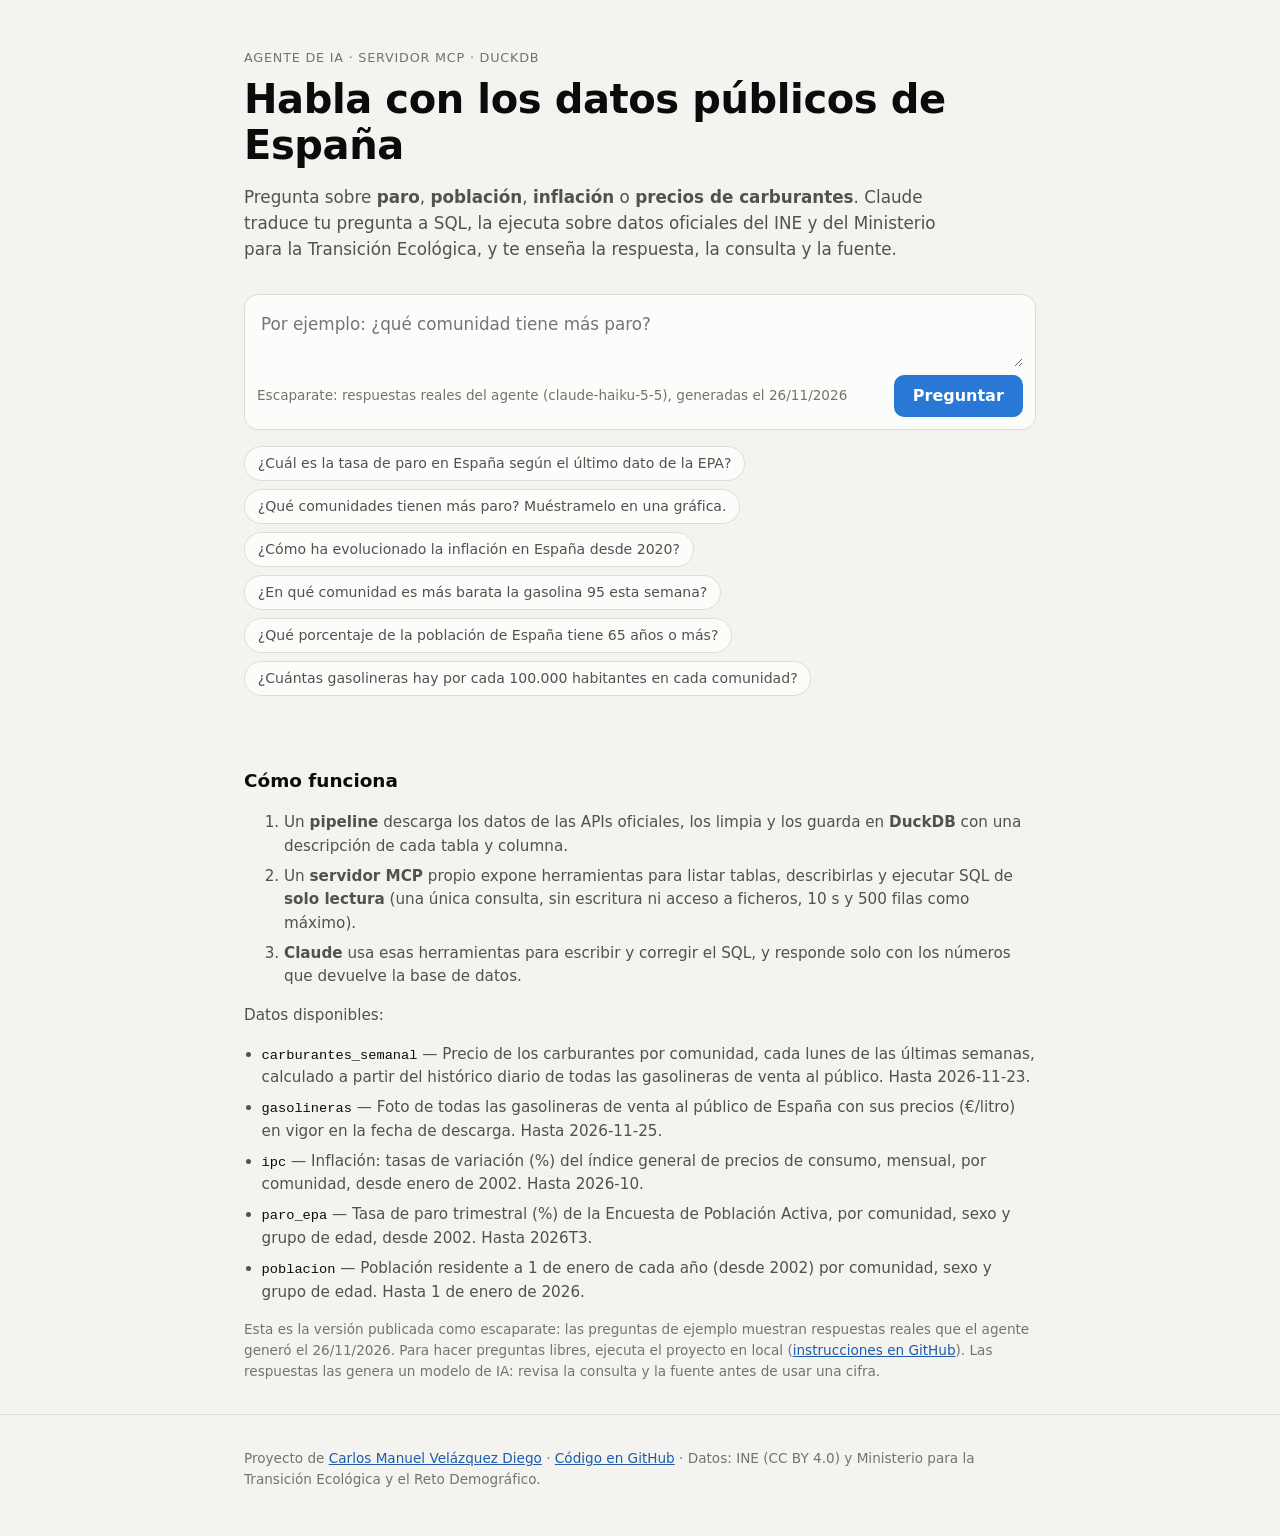
<file: docs/index.html>
<!doctype html>
<html lang="es" data-modo="estatico">
<head>
  <meta charset="utf-8">
  <meta name="viewport" content="width=device-width, initial-scale=1">
  <title>Habla con los datos públicos de España</title>
  <meta name="description" content="Pregunta en lenguaje natural sobre paro, población, inflación y precios de carburantes en España. Un agente de IA traduce tu pregunta a SQL sobre datos oficiales del INE y del Ministerio.">
  <link rel="icon" href="data:image/svg+xml,%3Csvg xmlns='http://www.w3.org/2000/svg' viewBox='0 0 16 16'%3E%3Crect x='1' y='9' width='3' height='6' rx='1' fill='%232a78d6'/%3E%3Crect x='6.5' y='5' width='3' height='10' rx='1' fill='%232a78d6'/%3E%3Crect x='12' y='1' width='3' height='14' rx='1' fill='%232a78d6'/%3E%3C/svg%3E">
  <link rel="stylesheet" href="static/estilos.css?v=5">
  <script src="static/app.js?v=5" defer></script>
</head>
<body>
  <header class="cabecera">
    <div class="contenedor">
      <p class="antetitulo">Agente de IA · servidor MCP · DuckDB</p>
      <h1>Habla con los datos públicos de España</h1>
      <p class="entradilla">
        Pregunta sobre <strong>paro</strong>, <strong>población</strong>, <strong>inflación</strong> o
        <strong>precios de carburantes</strong>. Claude traduce tu pregunta a SQL, la ejecuta sobre
        datos oficiales del INE y del Ministerio para la Transición Ecológica, y te enseña la respuesta,
        la consulta y la fuente.
      </p>
    </div>
  </header>

  <main class="contenedor">
    <form id="formulario" class="formulario" autocomplete="off">
      <label for="pregunta" class="visualmente-oculto">Tu pregunta</label>
      <textarea id="pregunta" name="pregunta" rows="2" maxlength="300" required
        placeholder="Por ejemplo: ¿qué comunidad tiene más paro?"></textarea>
      <div class="formulario-pie">
        <span id="contador" class="ayuda" aria-live="polite"></span>
        <button id="enviar" type="submit">Preguntar</button>
      </div>
    </form>

    <section aria-labelledby="titulo-ejemplos" class="ejemplos">
      <h2 id="titulo-ejemplos" class="visualmente-oculto">Preguntas de ejemplo</h2>
      <div id="lista-ejemplos" class="chips"></div>
    </section>

    <section id="estado" class="estado" aria-live="polite" hidden></section>

    <article id="resultado" class="resultado" hidden>
      <div id="respuesta" class="respuesta"></div>
      <figure id="grafica" class="grafica" hidden>
        <figcaption id="grafica-titulo"></figcaption>
        <div id="grafica-svg"></div>
        <div id="grafica-leyenda" class="leyenda"></div>
      </figure>
      <details id="detalle-sql">
        <summary>Consulta SQL ejecutada</summary>
        <pre><code id="sql"></code></pre>
      </details>
      <details id="detalle-tabla">
        <summary>Datos devueltos</summary>
        <div class="tabla-scroll"><table id="tabla"></table></div>
        <p id="tabla-nota" class="ayuda"></p>
      </details>
      <section class="fuentes">
        <h2>Fuentes</h2>
        <ul id="fuentes"></ul>
      </section>
      <p id="metadatos" class="ayuda"></p>
    </article>

    <section class="como-funciona" aria-labelledby="titulo-como">
      <h2 id="titulo-como">Cómo funciona</h2>
      <ol>
        <li>Un <strong>pipeline</strong> descarga los datos de las APIs oficiales, los limpia y los guarda en <strong>DuckDB</strong> con una descripción de cada tabla y columna.</li>
        <li>Un <strong>servidor MCP</strong> propio expone herramientas para listar tablas, describirlas y ejecutar SQL de <strong>solo lectura</strong> (una única consulta, sin escritura ni acceso a ficheros, 10 s y 500 filas como máximo).</li>
        <li><strong>Claude</strong> usa esas herramientas para escribir y corregir el SQL, y responde solo con los números que devuelve la base de datos.</li>
      </ol>
      <p>Datos disponibles:</p>
      <ul id="tablas" class="tablas"></ul>
      <p class="ayuda" id="nota-uso">
        Para mantener la demo gratuita, cada visitante puede hacer una pregunta propia al día; las preguntas de
        ejemplo se pueden consultar siempre. Las respuestas las genera un modelo de IA (Claude Haiku 5.5):
        revisa la consulta y la fuente antes de usar una cifra.
      </p>
    </section>
  </main>

  <footer class="pie">
    <div class="contenedor">
      <p>
        Proyecto de <a href="https://carlosmanuelvelazquez.netlify.app">Carlos Manuel Velázquez Diego</a> ·
        <a href="https://github.com/Carlosvd7/datos-abiertos-mcp">Código en GitHub</a> ·
        Datos: INE (CC BY 4.0) y Ministerio para la Transición Ecológica y el Reto Demográfico.
      </p>
    </div>
  </footer>
</body>
</html>
</file>
<file: docs/static/estilos.css>
:root {
  color-scheme: light;
  --surface-0: #f4f3f0;
  --surface-1: #fcfcfb;
  --borde: #dedcd6;
  --text-primary: #0b0b0b;
  --text-secondary: #52514e;
  --text-muted: #75736e;
  --acento: #2a78d6;
  --acento-texto: #1c5cab;
  --grid: #e6e4df;
  --eje: #b9b7b0;
  --error: #b3261e;
  /* paleta categórica (orden fijo, validada para daltonismo en pares adyacentes) */
  --series-1: #2a78d6;
  --series-2: #eb6834;
  --series-3: #1baf7a;
  --series-4: #eda100;
  --series-5: #e87ba4;
  --mono: ui-monospace, "Cascadia Code", "SF Mono", Consolas, monospace;
}
@media (prefers-color-scheme: dark) {
  :root {
    color-scheme: dark;
    --surface-0: #121211;
    --surface-1: #1a1a19;
    --borde: #33322f;
    --text-primary: #f0efec;
    --text-secondary: #c3c2b7;
    --text-muted: #9a998f;
    --acento: #3987e5;
    --acento-texto: #86b6ef;
    --grid: #2a2a28;
    --eje: #4a4945;
    --error: #f2b8b5;
    --series-1: #3987e5;
    --series-2: #d95926;
    --series-3: #199e70;
    --series-4: #c98500;
    --series-5: #d55181;
  }
}

* { box-sizing: border-box; }
html { font-size: 16px; }
body {
  margin: 0;
  font-family: system-ui, -apple-system, "Segoe UI", Roboto, sans-serif;
  line-height: 1.55;
  background: var(--surface-0);
  color: var(--text-primary);
}
a { color: var(--acento-texto); }
.contenedor { max-width: 52rem; margin: 0 auto; padding: 0 1.25rem; }
.visualmente-oculto {
  position: absolute; width: 1px; height: 1px; overflow: hidden; clip: rect(0 0 0 0); white-space: nowrap;
}

.cabecera { padding: 3rem 0 1.5rem; }
.antetitulo {
  margin: 0 0 .5rem; font-size: .8rem; letter-spacing: .06em; text-transform: uppercase;
  color: var(--text-muted);
}
h1 { font-size: clamp(1.8rem, 4vw, 2.5rem); line-height: 1.15; margin: 0 0 1rem; letter-spacing: -.01em; }
.entradilla { margin: 0; color: var(--text-secondary); font-size: 1.05rem; max-width: 44rem; }

.formulario {
  background: var(--surface-1); border: 1px solid var(--borde); border-radius: 14px;
  padding: .75rem; margin-top: .5rem;
}
.formulario:focus-within { border-color: var(--acento); }
textarea {
  width: 100%; resize: vertical; min-height: 3.2rem; border: 0; outline: 0; background: transparent;
  font: inherit; font-size: 1.05rem; color: var(--text-primary); padding: .25rem .25rem;
}
.formulario-pie { display: flex; align-items: center; justify-content: space-between; gap: 1rem; }
button {
  font: inherit; font-weight: 600; border: 0; border-radius: 10px; padding: .55rem 1.2rem;
  background: var(--acento); color: #fff; cursor: pointer;
}
button:disabled { opacity: .55; cursor: progress; }
button:focus-visible, .chip:focus-visible, summary:focus-visible { outline: 2px solid var(--acento); outline-offset: 2px; }
.ayuda { color: var(--text-muted); font-size: .85rem; margin: 0; }

.chips { display: flex; flex-wrap: wrap; gap: .5rem; margin: 1rem 0 1.5rem; }
.chip {
  font: inherit; font-size: .88rem; font-weight: 400; background: var(--surface-1); color: var(--text-secondary);
  border: 1px solid var(--borde); border-radius: 999px; padding: .35rem .8rem; text-align: left;
}
.chip:hover { border-color: var(--acento); color: var(--text-primary); }

.estado { margin: 1rem 0; color: var(--text-secondary); display: flex; gap: .6rem; align-items: center; }
.estado.error { color: var(--error); }
.girando {
  width: 1rem; height: 1rem; border-radius: 50%; border: 2px solid var(--borde); border-top-color: var(--acento);
  animation: girar 0.9s linear infinite; flex: none;
}
@keyframes girar { to { transform: rotate(360deg); } }
@media (prefers-reduced-motion: reduce) { .girando { animation: none; } }

.resultado {
  background: var(--surface-1); border: 1px solid var(--borde); border-radius: 14px;
  padding: 1.25rem 1.4rem; margin: 1rem 0 2rem;
}
.respuesta { font-size: 1.05rem; }
.respuesta p { margin: 0 0 .75rem; }
.respuesta table, #tabla { border-collapse: collapse; font-size: .9rem; margin: .5rem 0 1rem; }
.respuesta th, .respuesta td, #tabla th, #tabla td {
  border-bottom: 1px solid var(--grid); padding: .3rem .7rem .3rem 0; text-align: left;
}
.respuesta td:not(:first-child), #tabla td.num { font-variant-numeric: tabular-nums; }
#tabla td.num { text-align: right; }
.tabla-scroll { overflow-x: auto; }

details { border-top: 1px solid var(--grid); padding: .6rem 0; }
summary { cursor: pointer; color: var(--text-secondary); font-weight: 600; font-size: .92rem; }
pre {
  background: var(--surface-0); border-radius: 8px; padding: .8rem 1rem; overflow-x: auto;
  font-family: var(--mono); font-size: .85rem; line-height: 1.45; margin: .6rem 0 0;
}
code { font-family: var(--mono); font-size: .9em; }

.fuentes { border-top: 1px solid var(--grid); padding-top: .6rem; }
.fuentes h2 { font-size: .92rem; color: var(--text-secondary); margin: 0 0 .3rem; }
.fuentes ul { margin: 0; padding-left: 1.1rem; font-size: .88rem; color: var(--text-secondary); }
#metadatos { margin-top: .8rem; }

.grafica { margin: 1rem 0; }
.grafica figcaption { font-weight: 600; font-size: .95rem; margin-bottom: .4rem; }
.grafica svg { width: 100%; height: auto; display: block; overflow: visible; }
.grafica .rejilla { stroke: var(--grid); stroke-width: 1; }
.grafica .eje { stroke: var(--eje); stroke-width: 1; }
.grafica .etiqueta { fill: var(--text-muted); font-size: 11px; font-variant-numeric: tabular-nums; }
.grafica .directa { fill: var(--text-secondary); font-size: 11px; font-weight: 600; }
.grafica .zona { fill: transparent; cursor: crosshair; }
.grafica .cursor { stroke: var(--eje); stroke-width: 1; }
.grafica .punto { stroke: var(--surface-1); stroke-width: 2; }
.leyenda { display: flex; flex-wrap: wrap; gap: .3rem 1rem; font-size: .85rem; color: var(--text-secondary); margin-top: .4rem; }
.leyenda span::before {
  content: ""; display: inline-block; width: .7rem; height: .7rem; border-radius: 3px; margin-right: .35rem;
  vertical-align: -1px; background: var(--muestra);
}
.tooltip {
  position: fixed; pointer-events: none; z-index: 10; background: var(--surface-1); color: var(--text-primary);
  border: 1px solid var(--borde); border-radius: 8px; padding: .4rem .6rem; font-size: .82rem;
  box-shadow: 0 4px 14px rgb(0 0 0 / .12); font-variant-numeric: tabular-nums;
}
.tooltip strong { display: block; margin-bottom: .15rem; }
.tooltip i { display: inline-block; width: .6rem; height: .6rem; border-radius: 2px; margin-right: .35rem; }

.como-funciona { color: var(--text-secondary); font-size: .95rem; padding: 1rem 0 2rem; }
.como-funciona h2 { color: var(--text-primary); font-size: 1.15rem; }
.como-funciona li { margin-bottom: .4rem; }
.tablas { padding-left: 1.1rem; }
.tablas code { color: var(--text-primary); }

.pie { border-top: 1px solid var(--borde); padding: 1.2rem 0 2rem; font-size: .85rem; color: var(--text-muted); }
</file>
